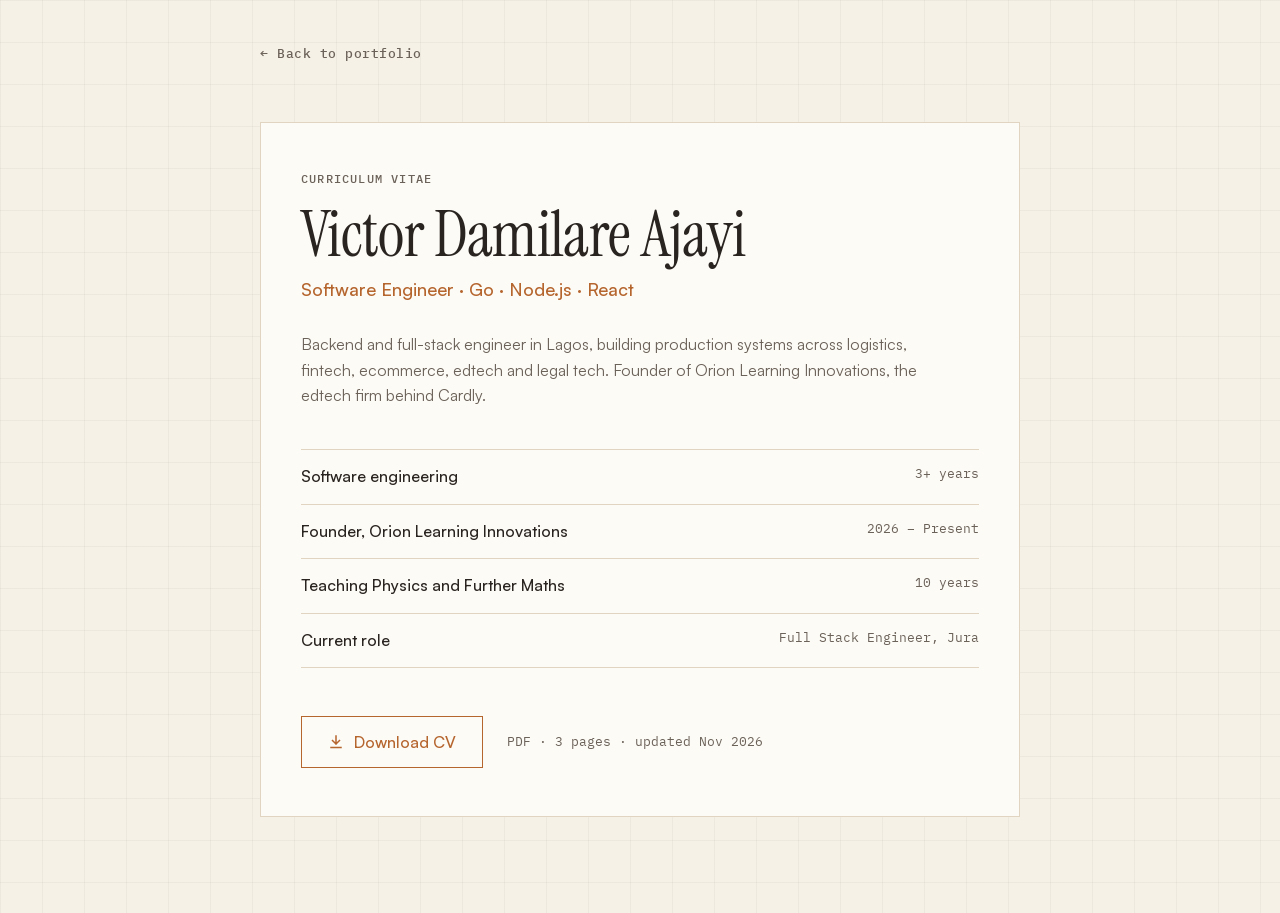
<file: cv/index.html>
<!doctype html>
<html lang="en">
  <head>
    <meta charset="UTF-8" />
    <meta name="viewport" content="width=device-width, initial-scale=1.0" />
    <title>CV · Viktor Ajayi</title>
    <meta name="description" content="Download the CV of Victor Damilare Ajayi, software engineer (Go, Node.js, React), Lagos." />
    <meta name="theme-color" content="#F6F1E7" />
    <link rel="icon" href="https://res.cloudinary.com/dkrjrfqpy/image/upload/v1765530204/port_qi6gnb.png" />
    <link rel="preconnect" href="https://fonts.googleapis.com" />
    <link rel="preconnect" href="https://fonts.gstatic.com" crossorigin />
    <link rel="stylesheet" href="https://fonts.googleapis.com/css2?family=Instrument+Serif:ital@0;1&family=IBM+Plex+Mono:wght@400;500&display=swap" />
    <style>
      /* Same fonts and colours as the portfolio. Sharp edges, outlined CTA. */
      @font-face {
        font-family: "Satoshi";
        src: url("../fonts/satoshi/Satoshi-Variable.woff2") format("woff2");
        font-weight: 300 900;
        font-display: swap;
      }
      :root {
        --bg: #f6f1e7;
        --surface: #fdfbf6;
        --border: #e1d5c2;
        --text: #2a2420;
        --text-muted: #6b6259;
        --accent: #b5652e;
        --sans: "Satoshi", -apple-system, BlinkMacSystemFont, "Segoe UI", sans-serif;
        --serif: "Instrument Serif", Georgia, serif;
        --mono: "IBM Plex Mono", ui-monospace, monospace;
        --ease: cubic-bezier(0.22, 0.61, 0.36, 1);
      }
      * { box-sizing: border-box; }
      body {
        margin: 0;
        min-height: 100vh;
        background: var(--bg);
        background-image:
          linear-gradient(rgba(42, 36, 32, 0.045) 1px, transparent 1px),
          linear-gradient(90deg, rgba(42, 36, 32, 0.045) 1px, transparent 1px);
        background-size: 42px 42px;
        color: var(--text);
        font-family: var(--sans);
        font-size: 16px;
        line-height: 1.6;
        -webkit-font-smoothing: antialiased;
      }
      a { color: var(--accent); text-decoration: none; }

      .page { width: min(760px, calc(100% - 32px)); margin: 0 auto; padding: 40px 0 96px; }
      .back { display: inline-block; font: 500 13px/1 var(--mono); letter-spacing: 0.04em; color: var(--text-muted); }
      .back:hover { color: var(--accent); }

      .sheet { margin-top: 56px; padding: 48px 40px; background: var(--surface); border: 1px solid var(--border); }
      .eyebrow { margin: 0; font: 500 12px/1.4 var(--mono); letter-spacing: 0.1em; text-transform: uppercase; color: var(--text-muted); }
      h1 { margin: 16px 0 8px; font: 400 clamp(40px, 7vw, 64px)/1 var(--serif); letter-spacing: -0.01em; }
      .role { margin: 0; font-size: 18px; font-weight: 500; color: var(--accent); }
      .lede { max-width: 56ch; margin: 28px 0 0; color: var(--text-muted); }

      .facts { list-style: none; margin: 40px 0 0; padding: 0; border-top: 1px solid var(--border); }
      .facts li { display: flex; flex-wrap: wrap; justify-content: space-between; gap: 4px 24px; padding: 14px 0; border-bottom: 1px solid var(--border); }
      .facts span:first-child { font-weight: 500; }
      .facts span:last-child { font: 400 13px/1.6 var(--mono); color: var(--text-muted); }

      .actions { display: flex; flex-wrap: wrap; align-items: center; gap: 16px 24px; margin-top: 48px; }
      .cta {
        display: inline-flex; align-items: center; gap: 10px; min-height: 52px; padding: 0 26px;
        border: 1.5px solid var(--accent); color: var(--accent); background: transparent;
        font: 500 16px/1 var(--sans); cursor: pointer;
        transition: color 0.2s var(--ease), border-color 0.2s var(--ease);
      }
      .cta:hover { color: var(--text); border-color: var(--text); }
      .cta:focus-visible { outline: 2px solid var(--accent); outline-offset: 3px; }
      .cta svg { width: 16px; height: 16px; }
      .cta[aria-disabled="true"] { border-color: var(--border); color: var(--text-muted); cursor: default; }
      .meta { font: 400 13px/1.4 var(--mono); color: var(--text-muted); }

      @media (max-width: 560px) {
        .page { padding-top: 28px; }
        .sheet { margin-top: 36px; padding: 32px 20px; }
        .cta { width: 100%; justify-content: center; }
      }
    </style>
  </head>
  <body>
    <main class="page">
      <a href="../" class="back">← Back to portfolio</a>

      <section class="sheet" aria-labelledby="cv-title">
        <p class="eyebrow">Curriculum vitae</p>
        <h1 id="cv-title">Victor Damilare Ajayi</h1>
        <p class="role">Software Engineer · Go · Node.js · React</p>
        <p class="lede">
          Backend and full-stack engineer in Lagos, building production systems
          across logistics, fintech, ecommerce, edtech and legal tech. Founder
          of Orion Learning Innovations, the edtech firm behind Cardly.
        </p>

        <ul class="facts">
          <li><span>Software engineering</span><span>3+ years</span></li>
          <li><span>Founder, Orion Learning Innovations</span><span>2026 – Present</span></li>
          <li><span>Teaching Physics and Further Maths</span><span>10 years</span></li>
          <li><span>Current role</span><span>Full Stack Engineer, Jura</span></li>
        </ul>

        <div class="actions">
          <a id="cvDownload" class="cta" href="#" aria-disabled="true">
            <svg viewBox="0 0 16 16" fill="none" aria-hidden="true">
              <path d="M8 2v8M4.5 6.5 8 10l3.5-3.5M3 13.5h10" stroke="currentColor" stroke-width="1.5" stroke-linecap="square" />
            </svg>
            <span id="cvLabel">Download CV</span>
          </a>
          <span class="meta" id="cvMeta">PDF · 3 pages · updated Nov 2026</span>
        </div>
      </section>
    </main>

    <script src="../js/cv-config.js"></script>
    <script>
      (function () {
        var link = document.getElementById("cvDownload");
        var label = document.getElementById("cvLabel");
        var url = typeof CV_URL === "string" ? CV_URL.trim() : "";
        if (!url) {
          label.textContent = "CV link coming soon";
          link.removeAttribute("href");
          return;
        }
        link.href = url;
        link.setAttribute("aria-disabled", "false");
        if (typeof CV_FILE_NAME === "string") link.setAttribute("download", CV_FILE_NAME);
        link.target = "_blank";
        link.rel = "noopener";
      })();
    </script>
  </body>
</html>
</file>
